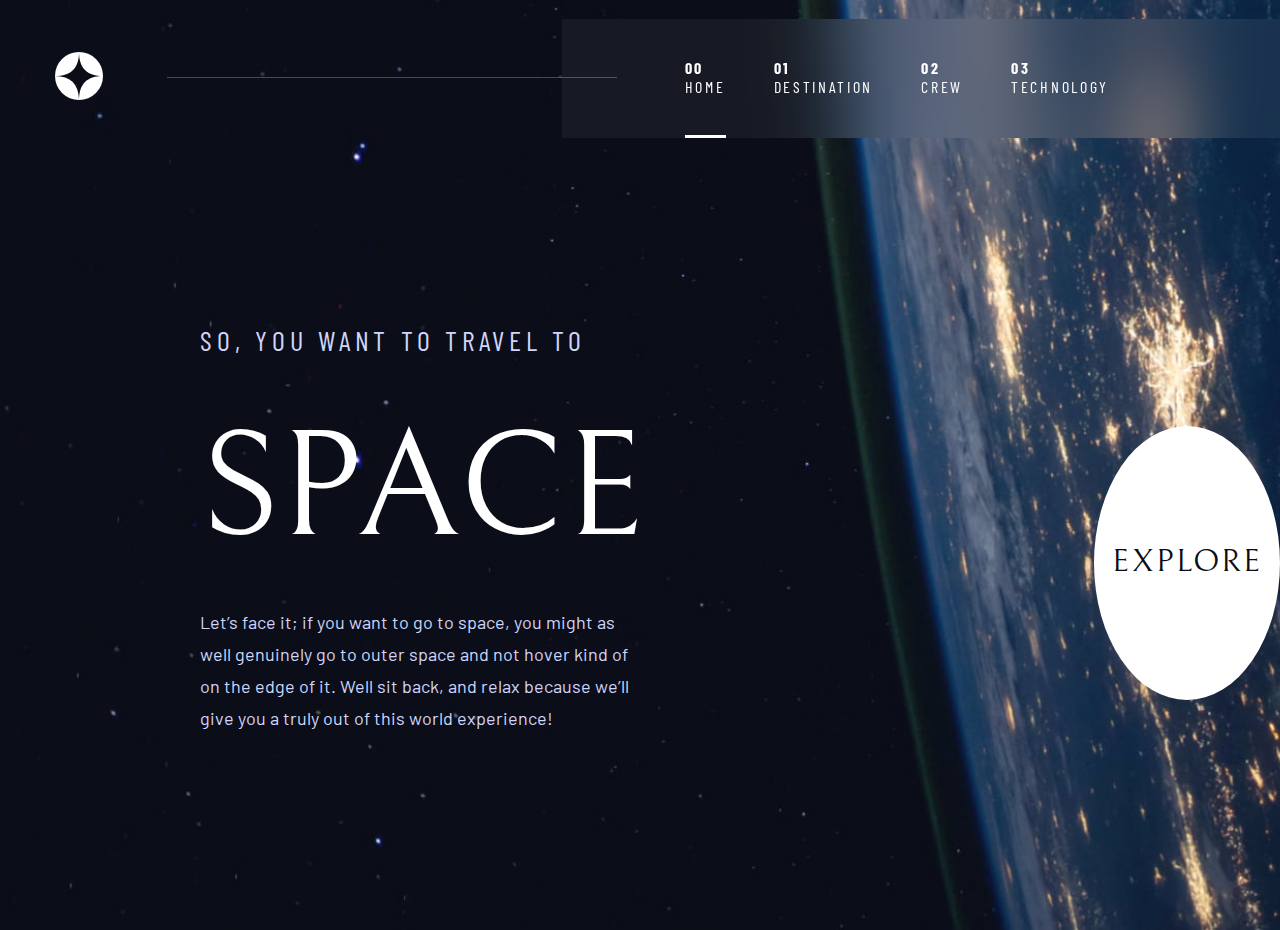
<file: index.html>
<!DOCTYPE html>
<html lang="en">
<head>
  <meta charset="UTF-8">
  <meta name="viewport" content="width=device-width, initial-scale=1.0">

  <link rel="icon" type="image/png" sizes="32x32" href="./assets/favicon-32x32.png">
  <link rel="stylesheet" href="./styles.css">
  <!-- GOOGLE FONTS -->
  <link rel="preconnect" href="https://fonts.googleapis.com">
  <link rel="preconnect" href="https://fonts.gstatic.com" crossorigin>
  <link href="https://fonts.googleapis.com/css2?family=Barlow&family=Barlow+Condensed&family=Bellefair&display=swap" rel="stylesheet">
  <title>Frontend Mentor | Space tourism website</title>
  <style>
    body {
      background: url(./assets/home/background-home-desktop.jpg);
      background-size: cover;
      height: 100vh;
    }
    @media only screen and (max-width: 800px) {
      body {
        background: url(./assets/home/background-home-tablet.jpg);
        background-size: cover;
        height: 100vh;
      }
    }
    @media only screen and (max-width: 480px) {
      body {
        background: url(./assets/home/background-home-mobile.jpg);
        background-size: cover;
        height: 100vh;
      }
    }
  </style>
</head>
<body>

  <!-- TOP START -->
  <div class="top flex">
    <!-- LOGO -->
    <div class="logo">
      <img src="./assets/shared/logo.svg" alt="logo">
    </div>
    <!-- LINE -->
    <hr>
    <!-- NAVIGATION BAR -->
    <nav class="flex">
      <a href="#" class="current"><span>00</span> Home</a>
      <a href="./destination.html"><span>01</span> Destination</a>
      <a href="./crew.html"><span>02</span> Crew</a>
      <a href="./technology.html"><span>03</span> Technology</a>
    </nav>
  </div>

  <div class="toggle-menu">
    <div id="toggle-btn" class="hamburger"></div>
    <ul id="toggle-options" class="hidden">
      <li><a href="#" class="current-toggle"><span>00</span> Home</a></li>
      <li><a href="./destination.html"><span>01</span> Destination</a></li>
      <li><a href="./crew.html"><span>02</span> Crew</a></li>
      <li><a href="./technology.html"><span>03</span> Technology</a></li>
    </ul>
  </div>
  <!-- TOP END -->

  <!-- MAIN CONTENT START-->
  <div class="home-container flex">

    <div class="main-text">
      <h5>So, you want to travel to</h5>
      <h1>Space</h1>
      <p class="des">Let’s face it; if you want to go to space, you might as well genuinely go to 
        outer space and not hover kind of on the edge of it. Well sit back, and relax 
        because we’ll give you a truly out of this world experience!</p>
    </div>

    <div class="start">
      <a href="./destination.html"><p>Explore</p></a>
    </div>

  </div>
  <!-- MAIN CONTENT END-->

  <script type="text/javascript" src="./script.js"></script>
</body>
</html>
</file>
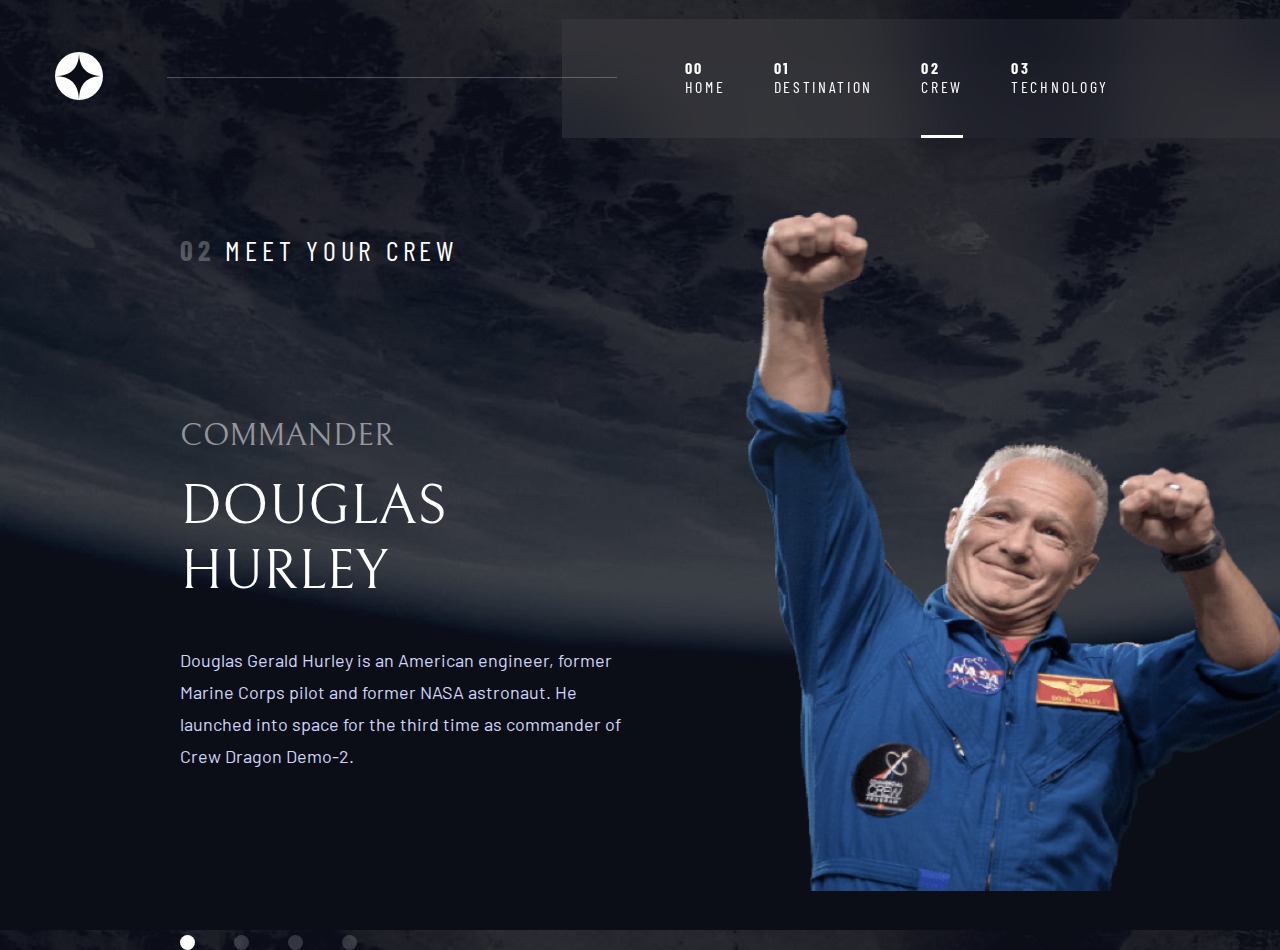
<file: crew.html>
<!DOCTYPE html>
<html lang="en">
  <head>
    <meta charset="UTF-8">
    <meta name="viewport" content="width=device-width, initial-scale=1.0">
  
    <link rel="icon" type="image/png" sizes="32x32" href="./assets/favicon-32x32.png">
    <link rel="stylesheet" href="./styles.css">
    <!-- GOOGLE FONTS -->
    <link rel="preconnect" href="https://fonts.googleapis.com">
    <link rel="preconnect" href="https://fonts.gstatic.com" crossorigin>
    <link href="https://fonts.googleapis.com/css2?family=Barlow&family=Barlow+Condensed:wght@400;700&family=Bellefair&display=swap" rel="stylesheet">
    <title>Frontend Mentor | Space tourism website</title>
    <style>
      body {
        background: url(./assets/crew/background-crew-desktop.jpg);
        background-size: cover;
        height: 100vh;
      }
      @media only screen and (max-width: 800px) {
        body {
          background: url(./assets/crew/background-crew-tablet.jpg);
          background-size: cover;
          height: 110vh;
        }
      }
      @media only screen and (max-width: 480px) {
        body {
          background: url(./assets/crew/background-crew-mobile.jpg);
          background-size: cover;
          height: 100vh;
        }
      }
    </style>
  </head>

  <body onload='init()'>
  
    <!-- TOP START -->
    <div class="top flex">
      <!-- LOGO -->
      <div class="logo">
        <img src="./assets/shared/logo.svg" alt="logo">
      </div>
      <!-- LINE -->
      <hr>
      <!-- NAVIGATION BAR -->
      <nav class="flex">
        <a href="./index.html"><span>00</span> Home</a>
        <a href="./destination.html"><span>01</span> Destination</a>
        <a href="#" class="current"><span>02</span> Crew</a>
        <a href="./technology.html"><span>03</span> Technology</a>
      </nav>
    </div>

    <div class="toggle-menu">
      <div id="toggle-btn" class="hamburger"></div>
      <ul id="toggle-options" class="hidden">
        <li><a href="./index.html"><span>00</span> Home</a></li>
        <li><a href="./destination.html"><span>01</span> Destination</a></li>
        <li><a href="#" class="current-toggle"><span>02</span> Crew</a></li>
        <li><a href="./technology.html"><span>03</span> Technology</a></li>
      </ul>
    </div>
    <!-- TOP END -->

    <!-- MAIN CONTENT START-->
    <div class="crew-container flex">
      <div class="crew-member">
        <h5><span>02</span> Meet your crew</h5>
        <h4 class="crew-type">Commander</h4>
        <h3 class="crew-name">Douglas Hurley</h3>
        <p class="crew-intro">Douglas Gerald Hurley is an American engineer, former Marine Corps pilot 
          and former NASA astronaut. He launched into space for the third time as 
          commander of Crew Dragon Demo-2.
        </p>
        <div class="crew-menu flex">
          <div id="dot-1" class="dot active"></div>
          <div id="dot-2" class="dot"></div>
          <div id="dot-3" class="dot"></div>
          <div id="dot-4" class="dot"></div>
        </div>
      </div>
      <div class="crew-pic">
        <img id="crew-img" src="./assets/crew/image-douglas-hurley.png" alt="Douglas Hurley">
      </div>
    </div>
    <!-- MAIN CONTENT END-->
    
    <script type="text/javascript" src="./script.js"></script>

</body>
</html>
</file>
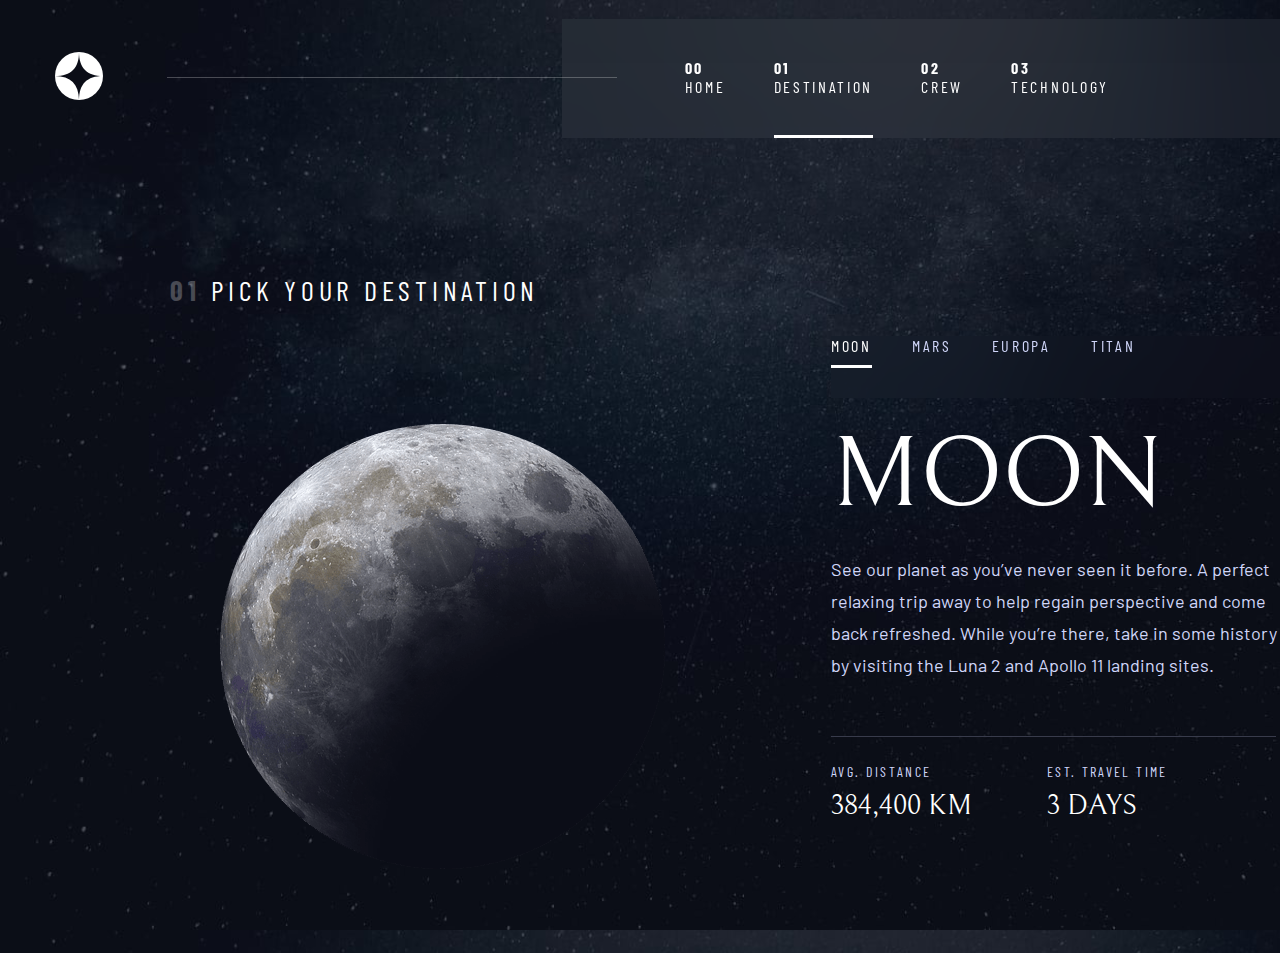
<file: destination.html>
<!DOCTYPE html>
<html lang="en">
<head>
  <meta charset="UTF-8">
  <meta name="viewport" content="width=device-width, initial-scale=1.0">

  <link rel="icon" type="image/png" sizes="32x32" href="./assets/favicon-32x32.png">
  <link rel="stylesheet" href="./styles.css">
  <!-- GOOGLE FONTS -->
  <link rel="preconnect" href="https://fonts.googleapis.com">
  <link rel="preconnect" href="https://fonts.gstatic.com" crossorigin>
  <link href="https://fonts.googleapis.com/css2?family=Barlow&family=Barlow+Condensed:wght@400;700&family=Bellefair&display=swap" rel="stylesheet">
  <title>Frontend Mentor | Space tourism website</title>
  <style>
    body {
      background: url(./assets/destination/background-destination-desktop.jpg);
      background-size: cover;
      height: 100vh;
    }
    @media only screen and (max-width: 800px) {
      body {
        background: url(./assets/destination/background-destination-tablet.jpg);
        background-size: cover;
        height: 100vh;
      }
    }
    @media only screen and (max-width: 480px) {
      body {
        background: url(./assets/destination/background-destination-mobile.jpg);
        background-size: cover;
        height: 100vh;
      }
    }
  </style>
</head>
<body onload="destinationStart()">

  <!-- TOP START -->
  <div class="top flex">
    <!-- LOGO -->
    <div class="logo">
      <img src="./assets/shared/logo.svg" alt="logo">
    </div>
    <!-- LINE -->
    <hr>
    <!-- NAVIGATION BAR -->
    <nav class="flex">
      <a href="./index.html"><span>00</span> Home</a>
      <a href="#" class="current"><span>01</span> Destination</a>
      <a href="./crew.html"><span>02</span> Crew</a>
      <a href="./technology.html"><span>03</span> Technology</a>
    </nav>
  </div>

  <div class="toggle-menu">
    <div id="toggle-btn" class="hamburger"></div>
    <ul id="toggle-options" class="hidden">
      <li><a href="./index.html"><span>00</span> Home</a></li>
      <li><a href="#" class="current-toggle"><span>01</span> Destination</a></li>
      <li><a href="./crew.html"><span>02</span> Crew</a></li>
      <li><a href="./technology.html"><span>03</span> Technology</a></li>
    </ul>
  </div>
  <!-- TOP END -->

  <!-- MAIN CONTENT START-->
  <div class="destination-container flex">

    <div class="planet-pic">
      <h5><span>01</span> Pick your destination</h5>
      <img class="planet-img" src="./assets/destination/image-moon.png" alt="planet">
    </div>
  
    <div class="planet-des">
      <nav class="planet flex">
        <a id="moon" class="current" >Moon</a>
        <a id="mars">Mars</a>
        <a id="europa">Europa</a>
        <a id="titan">Titan</a>
      </nav>
      <h2 id="planet-title">Moon</h2>
      <p id="planet-intro">See our planet as you’ve never seen it before. A perfect relaxing trip away to help 
        regain perspective and come back refreshed. While you’re there, take in some history 
        by visiting the Luna 2 and Apollo 11 landing sites.
      </p>
      <hr>
      <div class="info flex">
        <div class="distance">
          <div class="subheading-2">Avg. distance</div>
          <div class="subheading-1" id="planet-distance">384,400 km</div>
        </div>
        <div class="time">
          <div class="subheading-2">Est. travel time</div>
          <div class="subheading-1" id="planet-time">3 days</div>
        </div>
      </div>
    </div>
  
  </div>
  <!-- MAIN CONTENT END-->

  <script type="text/javascript" src="./script.js"></script>
</body>
</html>
</file>
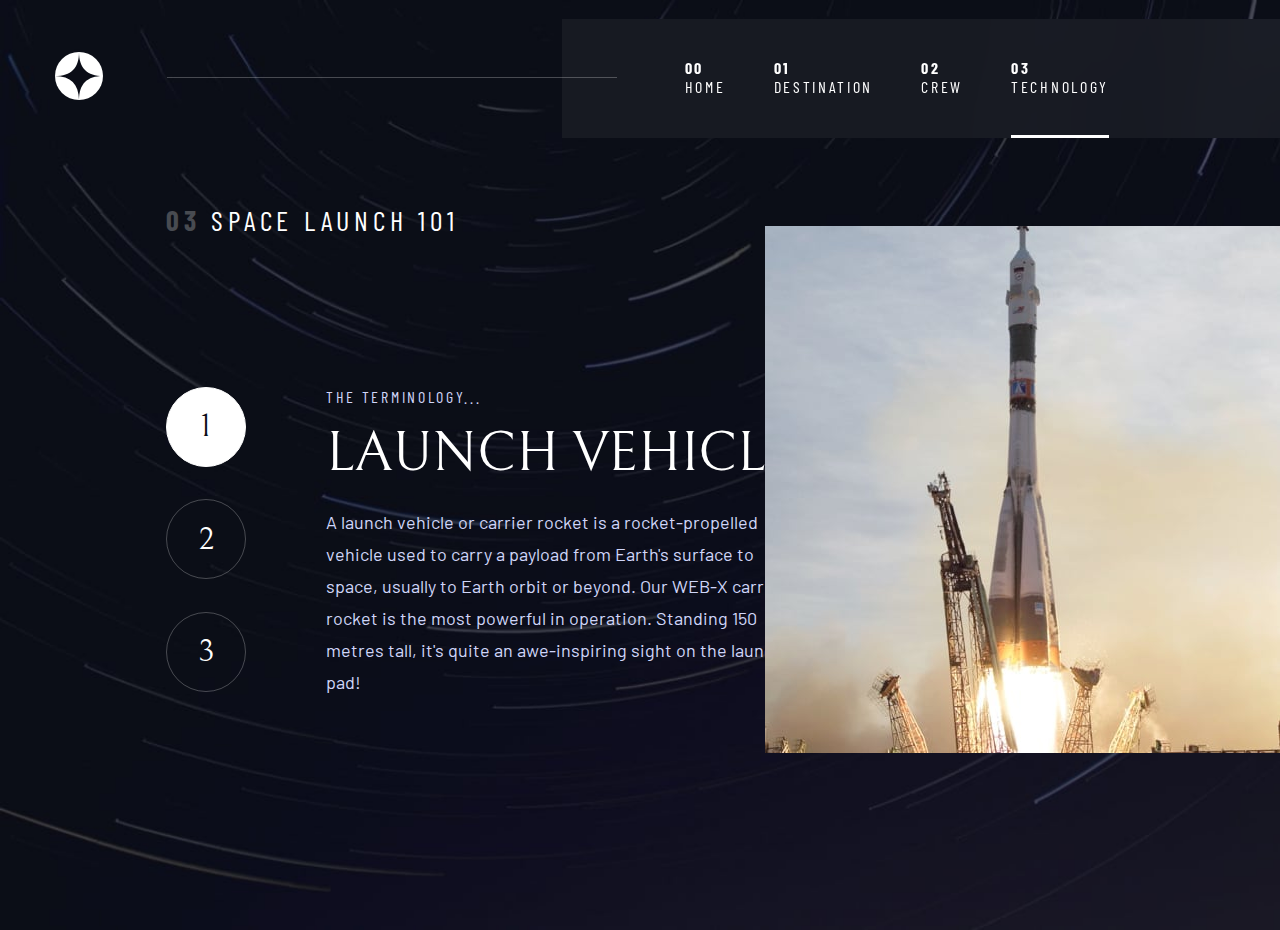
<file: technology.html>
<!DOCTYPE html>
<html lang="en">
  <head>
    <meta charset="UTF-8">
    <meta name="viewport" content="width=device-width, initial-scale=1.0">
  
    <link rel="icon" type="image/png" sizes="32x32" href="./assets/favicon-32x32.png">
    <link rel="stylesheet" href="./styles.css">
    <!-- GOOGLE FONTS -->
    <link rel="preconnect" href="https://fonts.googleapis.com">
    <link rel="preconnect" href="https://fonts.gstatic.com" crossorigin>
    <link href="https://fonts.googleapis.com/css2?family=Barlow&family=Barlow+Condensed&family=Bellefair&display=swap" rel="stylesheet">
    <title>Frontend Mentor | Space tourism website</title>
    <style>
      body {
        background: url(./assets/technology/background-technology-desktop.jpg);
        background-size: cover;
        height: 100vh;
      }
      @media only screen and (max-with: 800px) {
        body {
          background: url(./assets/technology/background-technology-tablet.jpg);
          background-size: cover;
          height: 100vh;
        }
      }
      @media only screen and (max-with: 480px) {
        body {
          background: url(./assets/technology/background-technology-mobile.jpg);
          background-size: cover;
          height: 100vh;
        }
      }
    </style>
  </head>

  <body onload="start()">
  
    <!-- TOP START -->
    <div class="top flex">
      <!-- LOGO -->
      <div class="logo">
        <img src="./assets/shared/logo.svg" alt="logo">
      </div>
      <!-- LINE -->
      <hr>
      <!-- NAVIGATION BAR -->
      <nav class="flex">
        <a href="./index.html"><span>00</span> Home</a>
        <a href="./destination.html"><span>01</span> Destination</a>
        <a href="./crew.html"><span>02</span> Crew</a>
        <a href="#" class="current"><span>03</span> Technology</a>
      </nav>
    </div>

    <div class="toggle-menu">
      <div id="toggle-btn" class="hamburger"></div>
      <ul id="toggle-options" class="hidden">
        <li><a href="./index.html"><span>00</span> Home</a></li>
        <li><a href="./destination.html"><span>01</span> Destination</a></li>
        <li><a href="./crew.html"><span>02</span> Crew</a></li>
        <li><a href="#" class="current-toggle"><span>03</span> Technology</a></li>
      </ul>
    </div>
    <!-- TOP END -->

    <!-- MAIN CONTENT START-->
    <div class="tech-container flex">

      <div class="tech-text">
        <h5><span>03</span> Space launch 101</h5>
        <div class="tech-flex flex">
          <div class="list flex">
            <div id="circle-1" class="circle now">1</div>
            <div id="circle-2" class="circle">2</div>
            <div id="circle-3" class="circle">3</div>
          </div>
          <div class="tech-content">
            <div class="term">The terminology...</div>
            <h3 id="terminology">Launch vehicle</h3>
            <p id="term-intro">
              A launch vehicle or carrier rocket is a rocket-propelled vehicle used to carry a 
              payload from Earth's surface to space, usually to Earth orbit or beyond. Our 
              WEB-X carrier rocket is the most powerful in operation. Standing 150 metres tall, 
              it's quite an awe-inspiring sight on the launch pad!
            </p>
          </div>
        </div>
      </div>

      <div class="tech-pic">
        <img id="tech-img" src="./assets/technology/image-launch-vehicle-portrait.jpg" alt="Launch Vehicle">
      </div>

    </div>
    <!-- MAIN CONTENT END-->

    <script type="text/javascript" src="./script.js"></script>
</body>
</html>
</file>
<file: styles.css>
/* font-family: 'Barlow Condensed', sans-serif;
font-family: 'Bellefair', serif;
font-family: 'Barlow', sans-serif; */
* {
    border: none;
}

:root {
    --dark-blue: #0B0D17;
    --white: #FFFFFF;
    --pale-blue: #D0D6F9;
    --hover: #979797;
}

body {
    margin: 0;
    padding: 0;
    text-transform: uppercase;
}

h1 {
    font-family: 'Bellefair', serif;
    font-size: 150px;
}
h2 {
    font-family: 'Bellefair', serif;
    font-size: 100px;
}
h3 {
    font-family: 'Bellefair', serif;
    font-size: 56px;
}
h4 {
    font-family: 'Bellefair', serif;
    font-size: 32px;
}
h5 {
    font-family: 'Barlow Condensed', sans-serif;
    font-size: 28px;
    letter-spacing: 4.75px;
}
.subheading-1 {
    font-family: 'Bellefair', serif;
    font-size: 28px;
}
.subheading-2 {
    font-family: 'Barlow Condensed', sans-serif;
    font-size: 14px;
    letter-spacing: 2.35px;
}
p {
    font-family: 'Barlow', sans-serif;
    font-size: 18px;
    line-height: 32px;
    text-transform: none;
}

.hidden {
    display: none;
}

.active {
    opacity: 1;
}

.flex {
    display: flex;
}

.top {
    margin-top: 30px;
    margin-left: 55px;
    height: 96px;
    align-items: center;
}

.logo img {
   width: 48px;
   height: 48px;
}

hr {
    width: 550px;
    z-index: 3;
    height: 1px;
    border: 1px solid #FFFFFF;
    border-bottom: none;
    border-left: none;
    border-right: none;
    margin-left: 64px;
    opacity: 0.25;
}

nav {
    padding: 39px 123px 0;
    margin-left: -55px;
    margin-right: 0;
    font-family: 'Barlow Condensed', sans-serif;
    font-size: 16px;
    letter-spacing: 2.7px;
    background-color: rgba(255, 255, 255, 0.05);
    backdrop-filter: blur(35px);
    cursor: pointer;
}

nav a {
    margin-right: 48px;
    text-decoration: none;
    color: var(--white);
    display: block;
    padding-bottom: 39px;
}

a.current {
    border-bottom: 3px solid var(--white);
}

a:hover {
    border-bottom: 3px solid var(--hover);
    animation: underline 0.25s;
}

@keyframes underline {
    0% {opacity: 0.1;}
    20% {opacity: 0.3;}
    40% {opacity: 0.5;}
    60% {opacity: 0.7;}
    80% {opacity: 0.9;}
    100% {opacity: 1;}
}

a span {
    font-weight: bold;
}



/* HOMEPAGE START */

.main-text {
    margin: 150px 0 120px 200px;
    width: 450px;
    height: 382px;
    color: var(--pale-blue);
}

.main-text h5 {
    font-weight: 400;
    line-height: 34px;
}

.main-text h1 {
    color: var(--white);
    font-weight: 400;
    margin: 8px auto 30px;
}

.start {
    margin-left: 450px;
    margin-top: 300px;
    width: 274px;
    height: 274px;
    border-radius: 50%;
    text-align: center;
    background-color: var(--white);
}

.start:hover {
    box-shadow: 0 0 0 60px rgba(153, 153, 153, 0.2);
    transition: 0.4s ease-out;
}

.start a {
    text-decoration: none;
    color: var(--dark-blue);
}

.start p {
    font-size: 32px;
    font-family: 'Bellefair', serif;
    text-transform: uppercase;
    margin-top: 120px;
    letter-spacing: 2px;
}
/* HOMEPAGE END */


/* DESTINATION START */
.planet-pic {
    margin: 100px 46px 80px 170px;
}

.planet-pic h5 {
    color: var(--white);
    font-weight: 400;
    line-height: 34px;
}

.planet-pic h5 span {
    font-weight: 700;
    opacity: 0.25;
}

.planet-pic img {
    margin-top: 70px;
    margin-left: 50px;
    width: 445px;
    height: 445px;
}

.planet-des {
    margin: 210px auto 100px 120px;
    width: 450px;
    height: 472px;
}

nav.planet {
    margin-left: 0;
    background: none;
    padding: 0 0 30px 0;
}

nav.planet a {
    color: var(--pale-blue);
    margin-right: 40px;
    padding-bottom: 10px;
}
nav.planet a.current {
    color: var(--white);
}

.planet-des h2 {
    color: var(--white);
    font-weight: 400;
    margin-top: 20px;
    margin-bottom: 20px;
}

.planet-des p {
    color: var(--pale-blue);
    margin: 0 auto 55px;
}
.planet-des hr {
    margin-left: 0;
    width: 445px;
    border: 1px solid #383B4B;
    opacity: 1;
    border-bottom: none;
    border-left: none;
    border-right: none;
}
.info {
    margin-top: 25px;
}
.info .distance,
.info .time {
    margin-right: 75px;
}
.info .subheading-2 {
    color: var(--pale-blue);
    margin-bottom: 10px;
}
.info .subheading-1 {
    color: var(--white);
}

/* DESTINATION END */


/* CREW START */
.crew-container {
    margin: 60px 120px 0 180px;
}

.crew-member h5 {
    color: var(--white);
    font-weight: 400;
}

.crew-member h5 span {
    color: var(--white);
    opacity: 0.25;
    font-weight: 700;
}

.crew-member h4 {
    margin: 150px auto 20px;
    color: var(--white);
    opacity: 0.5;
    font-weight: 400;
}

.crew-member h3 {
    color: var(--white);
    font-weight: 400;
    margin: 0 0 40px;
}

.crew-member p {
    color: var(--pale-blue);
    width: 444px;
    height: 160px;
}

.crew-menu {
    position: absolute;
    bottom: -50px;
    gap: 39px;
}

.crew-menu .dot {
    background: var(--white);
    width: 15px;
    height: 15px;
    border-radius: 50%;
    opacity: 0.17;
    cursor: pointer;
}

.crew-menu .active {
    opacity: 1;
}

.crew-member .dot:hover {
    transition: 0.2s ease-in-out;
    opacity: 0.5;
}
.crew-pic {
    margin-top: 25px;
    margin-left: 120px;
}
.crew-pic img {
    width: 568px;
    height: 680px;
    margin-bottom: 0;
}
/* CREW END */


/* TECHNOLOGY START */
.tech-text {
    margin-top: 30px;
    margin-left: 166px;
}
.tech-text h5 {
    color: var(--white);
    font-weight: 400;
}

.tech-text h5 span {
    font-weight: 700;
    opacity: 0.25;
}

.tech-flex {
    margin-top: 150px;
    margin-right: 150px;
    height: 305px;
}

.list {
    flex-direction: column;
    justify-content: space-between;
    margin-right: 80px;
}

.list .circle {
    display: flex;
    width: 78px;
    height: 78px;
    border-radius: 50%;
    border: 1px solid rgba(255, 255, 255, 0.25);
    color: var(--white);
    align-items: center;
    justify-content: center;
    font-size: 32px;
    font-family: 'Bellefair', serif;
    cursor: pointer;
}

.list .circle.now {
    border: 1px solid var(--white);
    background: var(--white);
    color: var(--dark-blue);
}

.list .circle:hover {
    border: 1px solid var(--white);
    transition: 0.25s ease-in-out;
}

.tech-content {
    width: 470px;
}

.tech-content .term {
    color: var(--pale-blue);
    font-size: 16px;
    letter-spacing: 2.7px;
    font-family: 'Barlow Condensed', sans-serif;
}

.tech-content h3 {
    color: var(--white);
    font-weight: 400;
    margin-top: 15px;
    margin-bottom: 20px;
}

.tech-content p {
    color: var(--pale-blue);
}

.tech-pic {
    position: absolute;
    margin-top: 100px;
    right: 0;
}

.tech-pic img {
    width: 515px;
    height: 527px;
}
/* TECHNOLOGY END */


/* RESPONSIVE DESIGN */
@media only screen and (max-width: 800px) {
    h5 {
        font-size: 20px;
        letter-spacing: 3.38px;
        line-height: 24px;
    }
    p {
        font-size: 16px;
        line-height: 28px;
    }
    /* NAV BAR */
    .top {
        margin-top: 0;
        margin-left: 39px;
    }
    .logo img {
        margin-left: 0;
     }
    nav {
        font-size: 14px;
        letter-spacing: 2.36px;
        line-height: 16.8px;
        width: 450px;
        justify-content: space-between;
        margin-left: 160px;
        padding: 39px 48px 0;
    }
    nav a {
        padding-bottom: 37px;
        margin-right: 0;
    }
    .top nav a span {
        display: none;
    }
    hr {
        display: none;
    }
    .home-container,
    .destination-container,
    .crew-container,
    .tech-container {
        flex-direction: column;
        align-items: center;
        justify-content: center;
    }
    .main-text {
        margin: 75px auto;
        height: 330px;
        text-align: center;
    }
    .main-text h5 {
        margin-bottom: 10px;
    }
    .main-text h1 {
        margin-bottom: 20px;
    }
    .start {
        margin: 120px auto 40px;
        width: 242px;
        height: 242px;
    }
    .start p {
        margin-top: 110px;
    }
    /* DESTINATIONS */
    .planet-pic {
        margin: auto;
    }
    .planet-pic h5,
    .crew-member h5,
    .tech-text h5 {
        position: absolute;
        top: 100px;
        left: 38.5px;
    }
    .planet-pic img {
        margin: 125px auto 0;
        width: 300px;
        height: 300px;
    }
    .planet-des {
        margin: 25px auto;
        width: 600px;
        height: 450px;
        text-align: center;
        display: flex;
        flex-direction: column;
        justify-content: center;
        align-items: center;
    }
    nav.planet {
        margin: 0 auto;
        width: 285.5px;
    }
    nav.planet a {
        font-size: 16px;
        margin-right: 36px;
    }
    .planet-des h2 {
        font-size: 80px;
        margin: 5px auto;
    }
    .planet-des p {
        width: 573px;
        margin: 5px auto;
    }
    .planet-des hr {
        display: block;
        margin: 45px auto 0;
        width: 573px;
    }
    .info .subheading-2 {
        margin-bottom: 15px;
    }
    /* CREW */
    .crew-container {
        margin: auto;
    }
    .crew-member {
        text-align: center;
        width: 520px;
        height: 290px;
        margin: 125px auto 20px;
    }
    .crew-member h4 {
        margin: 0 auto 8px;
        font-size: 24px;
    }
    
    .crew-member h3 {
        font-size: 40px;
        margin: 0 auto;
    }
    .crew-member p {
        width: 520px;
        height: 100px;
    }
    .crew-menu {
        position: relative;
        margin-top: -25px;
        gap: 16px;
        justify-content: center;
    }
    .crew-menu .dot {
        width: 10px;
        height: 10px;
    }
    .crew-pic {
        margin: -3px auto 0; 
        width: 458px;
    }
    .crew-pic img {
        width: 458px;
        height: 580px;
        margin-bottom: 0;
    }
    /* TECHNOLOGY */
    .tech-container {
        flex-direction: column-reverse;
    }
    .tech-pic {
        position: relative;
        margin-top: 124px;
        width: 100%;
        background-image: url(./assets/technology/image-launch-vehicle-landscape.jpg);
        height: 310px;
    }
    .tech-pic img {
        display: none;
    }
    .tech-text {
        margin: 10px auto;
        text-align: center;
    }
    .tech-flex {
        flex-direction: column;
        margin: 45px auto;
        text-align: center;
    }
    .list {
        flex-direction: row;
        width: 210px;
        margin: 0 auto 40px; 
    }
    .list .circle {
        width: 58px;
        height: 58px;
        font-size: 24px;
    }
    .tech-content {
        width: 458px;
    }
    .tech-content h3 {
        font-size: 40px;
    }
    
}

@media only screen and (max-width: 480px) and (orientation: portrait) {
    .top nav {
        display: none;
    }
    .logo img {
        position: absolute;
        width: 40px;
        height: 40px;
        left: 24px;
        top: 24px;
     }
    #toggle-btn {
        position: absolute;
        top: 33px;
        right: 24px;
        width: 24px;
        height: 21px;
    }
    .hamburger {
        background-image: url(./assets/shared/icon-hamburger.svg);
    }
    .close {
        background-image: url(./assets/shared/icon-close.svg);
        background-size: 20px 20px;
        background-repeat: no-repeat;
        z-index: 3;
    }
    .close:hover {
        transform: rotate(-120deg);
        transition: transform 0.5s ease;
    }
    .toggle-menu ul {
        position: absolute;
        top: -15px;
        right: 0;
        width: 220px;
        height: 100%;
        background-color: rgba(255, 255, 255, 0.05);
        backdrop-filter: blur(35px);
        cursor: pointer;
        transition: 0.3s linear;
        z-index: 2;
    }
    .toggle-menu ul li {
        position: relative;
        font-family: 'Barlow Condensed', sans-serif;
        font-size: 16px;
        letter-spacing: 2.7px;
        list-style: none;
        top: 118px;
        margin-left: 15px;
        margin-bottom: 32px;
    }
    .toggle-menu ul li a:hover {
        border-bottom: 2px solid var(--hover);
        animation: underline 0.25s;
    }
    .current-toggle {
        border-bottom: 2px solid var(--white);
    }
    .toggle-menu ul li a {
        padding-bottom: 5px;
        color: var(--white);
        text-decoration: none;
    }
    /* HOME PAGE */
    .main-text {
        margin: 0 auto;
        height: 276px;
        width: 327px;
    }
    .main-text h5 {
        font-size: 16px;
        margin-top: 10px;
    }
    .main-text h1 {
        font-size: 80px;
    }
    .main-text p {
        font-size: 15px;
        line-height: 25px;
    }
    .start {
        margin: 100px auto 48px;
        width: 150px;
        height: 150px;
    }
    .start:hover {
        box-shadow: 0 0 0 50px rgba(153, 153, 153, 0.2);
    }
    .start p {
        margin-top: 60px;
        font-size: 20px;
    }
    /* DESTINATION PAGE */
    .planet-pic h5,
    .crew-member h5,
    .tech-text h5 {
        top: 55px;
        left: 0;
        right: 0;
        margin-left: auto;
        margin-right: auto;
        width: 230px;
        font-size: 16px;
        letter-spacing: 2.7px;
    }
    .planet-pic img {
        margin: 48px auto 0;
        width: 170px;
        height: 170px;
    }
    .planet-des {
        margin: 30px auto;
        width: 327px;
        height: 480px;
    }
    nav.planet {
        margin: 0 auto;
        width: 237.5px;
        height: 28px;
        padding-bottom: 13px;
    }
    nav.planet a {
        font-size: 14px;
        letter-spacing: 2.36px;
        margin-right: 26px;
        padding-bottom: 5px;
    }
    .planet-des h2 {
        font-size: 56px;
        margin: 10px auto 0;
    }
    .planet-des p {
        font-size: 15px;
        line-height: 25px;
        width: 327px;
        height: 170px;
        margin: 0 auto;
    }
    .planet-des hr {
        margin: 30px auto 0;
        width: 327px;
    }
    .info {
        flex-direction: column;
        align-items: center;
        margin: 32px auto 0;
    }
    .info .subheading-2 {

        margin-bottom: 12px;
    }
    .info .distance,
    .info .time {
    margin: 0 auto 32px;
    }
    /* CREW PAGE */
    .crew-container {
        flex-direction: column-reverse;
    }
    .crew-pic {
        margin: 40px auto 0; 
        width: 327px;
        height: 223px;
        display: flex;
        justify-content: center;
    }
    .crew-pic img {
        width: 177px;
        height: 222px;
    }
    .crew-member {
        width: 327px;
        height: 212px;
        margin: 32px auto 50px;
    }
    .crew-menu {
        position: absolute;
        margin: auto;
        top: 394px;
        left: 0;
        right: 0;
        bottom: 0;
        width: 88px;
    }
    .crew-member h4 {
        margin: 32px auto 8px;
        font-size: 16px;
    }
    .crew-member h3 {
        font-size: 24px;
    }
    .crew-member p {
        width: 327px;
        font-size: 15px;
    }
    /* TECHNOLOGY PAGE */
    .tech-pic {
        margin-top: 32px;
        background-image: url(./assets/technology/image-launch-vehicle-landscape.jpg);
        background-size: cover;
        height: 170px;
    }
    .tech-text {
        margin: 34px auto;
    }
    .tech-flex {
        margin: 0 auto;
    }
    .list {
        width: 152px;
        gap: 16px;
        margin: auto;
        left: 0;
        right: 0;
    }
    .list .circle {
        width: 40px;
        height: 40px;
        font-size: 16px;
    }
    .tech-content {
        width: 327px;
        margin-top: 26px;
    }
    .tech-content .term {
        font-size: 14px;
    }
    .tech-content h3 {
        font-size: 24px;
    }
    .tech-content p {
        font-size: 15px;
    }
    
}
</file>
